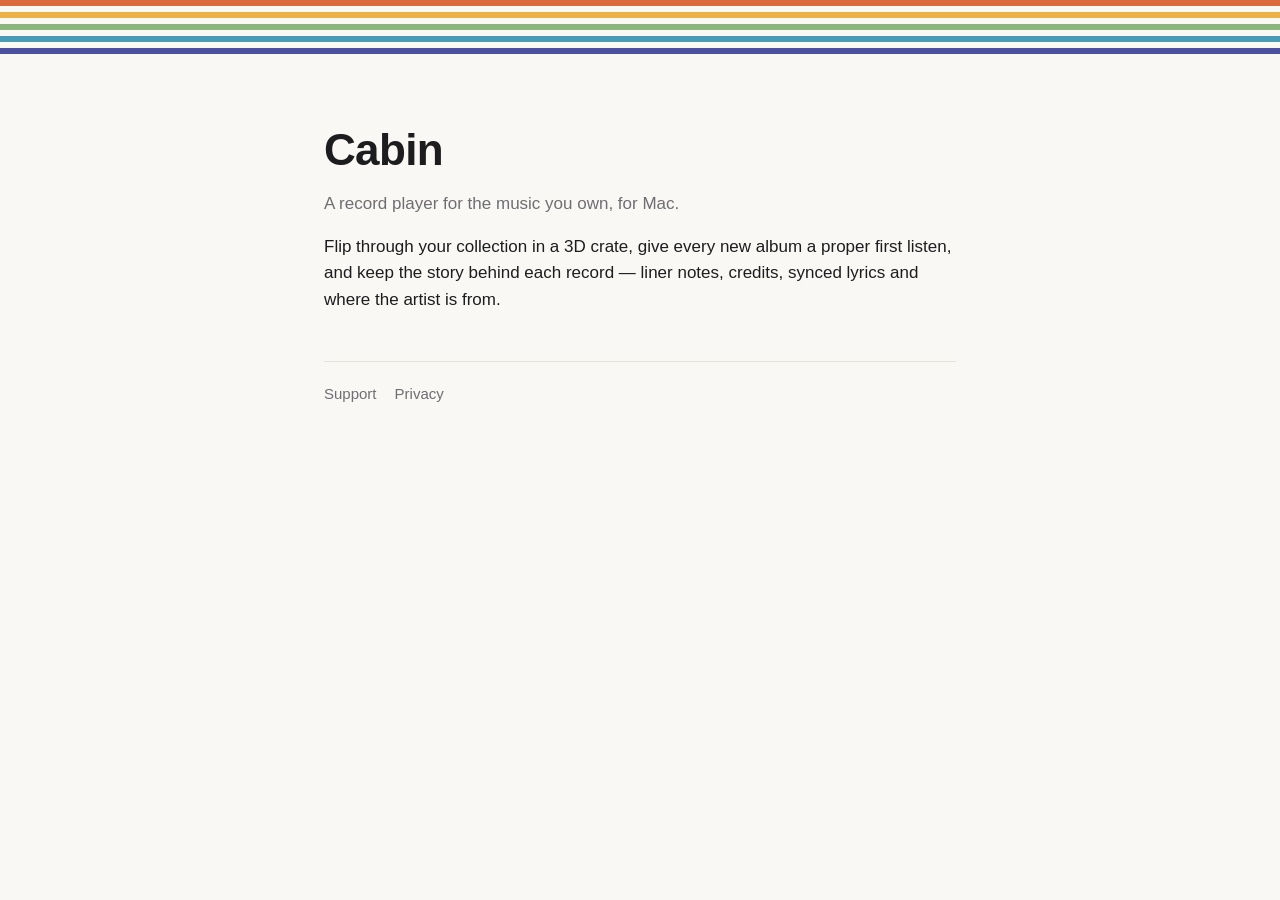
<file: index.html>
<!doctype html><html lang="en"><head><meta charset="utf-8"><meta name="viewport" content="width=device-width,initial-scale=1">
<title>Cabin — a record player for the music you own</title><link rel="stylesheet" href="style.css"></head><body>
<div class="stripes" aria-hidden="true"><span class="s1"></span><span class="s2"></span><span class="s3"></span><span class="s4"></span><span class="s5"></span></div>
<main>
<h1>Cabin</h1>
<p class="muted">A record player for the music you own, for Mac.</p>
<p>Flip through your collection in a 3D crate, give every new album a proper first listen, and keep the story behind each record — liner notes, credits, synced lyrics and where the artist is from.</p>
<nav><a href="support/">Support</a><a href="privacy/">Privacy</a></nav>
</main></body></html>
</file>
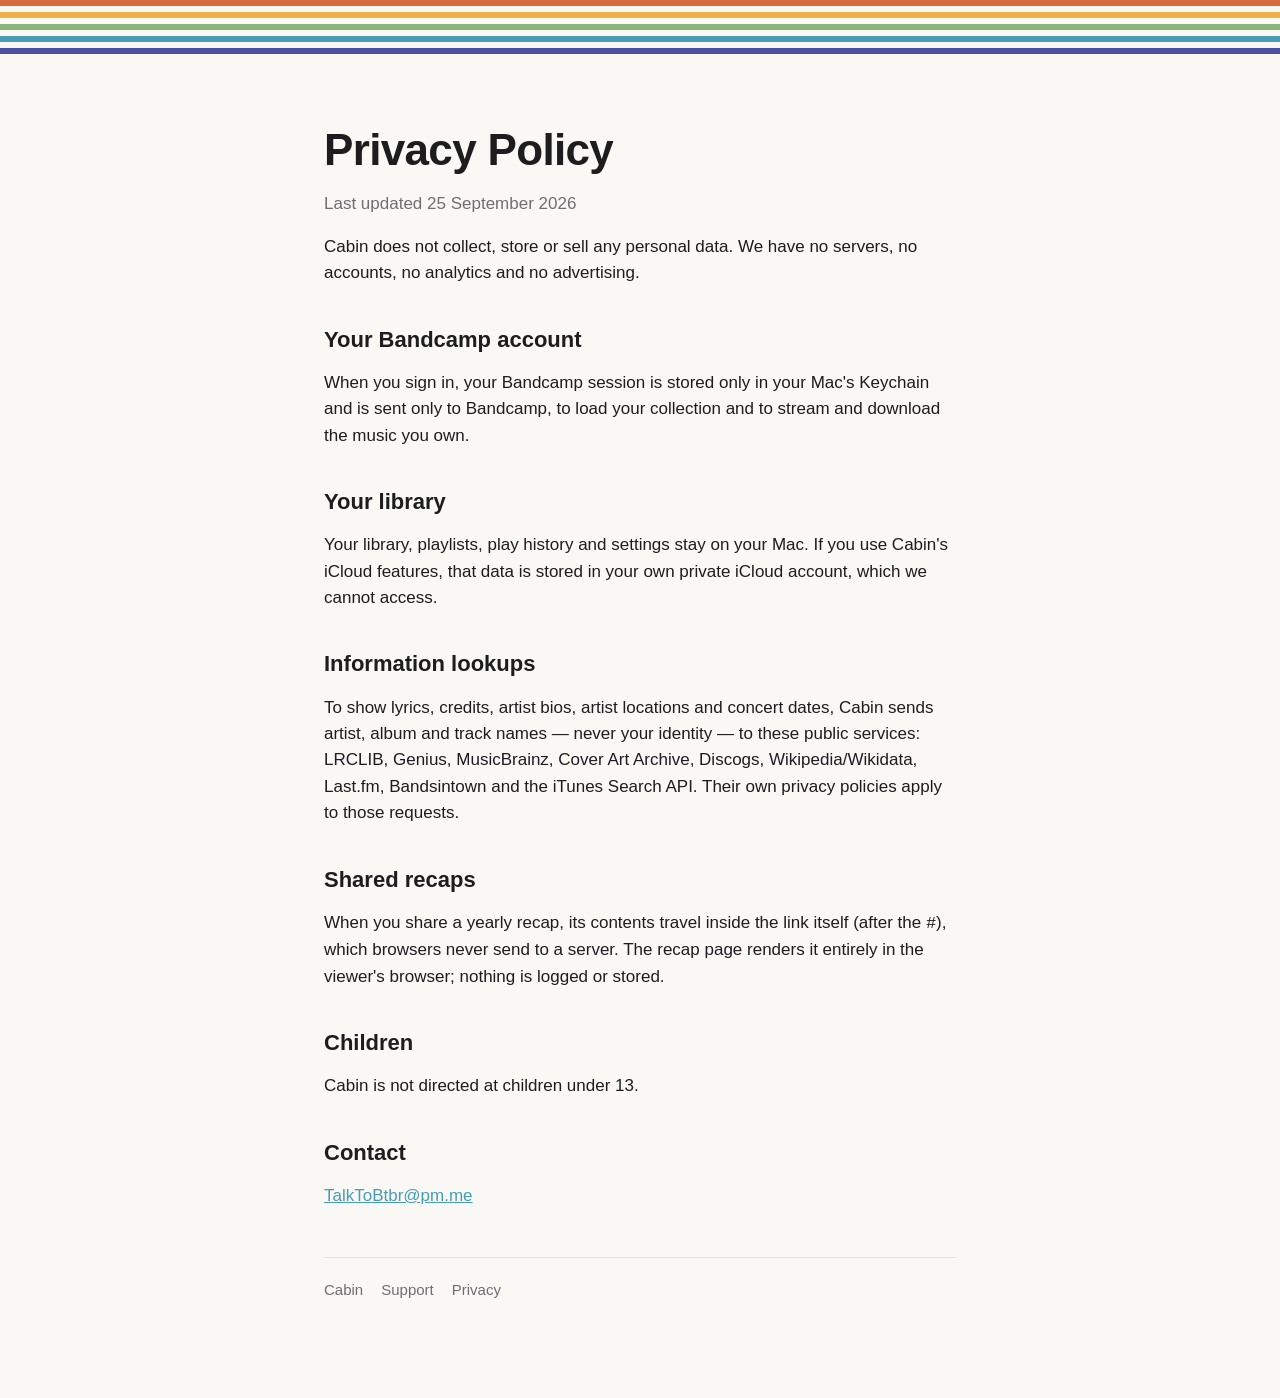
<file: privacy/index.html>
<!doctype html><html lang="en"><head><meta charset="utf-8"><meta name="viewport" content="width=device-width,initial-scale=1">
<title>Cabin — Privacy Policy</title><link rel="stylesheet" href="../style.css"></head><body>
<div class="stripes" aria-hidden="true"><span class="s1"></span><span class="s2"></span><span class="s3"></span><span class="s4"></span><span class="s5"></span></div>
<main>
<h1>Privacy Policy</h1>
<p class="muted">Last updated 25 September 2026</p>
<p>Cabin does not collect, store or sell any personal data. We have no servers, no accounts, no analytics and no advertising.</p>
<h2>Your Bandcamp account</h2>
<p>When you sign in, your Bandcamp session is stored only in your Mac's Keychain and is sent only to Bandcamp, to load your collection and to stream and download the music you own.</p>
<h2>Your library</h2>
<p>Your library, playlists, play history and settings stay on your Mac. If you use Cabin's iCloud features, that data is stored in your own private iCloud account, which we cannot access.</p>
<h2>Information lookups</h2>
<p>To show lyrics, credits, artist bios, artist locations and concert dates, Cabin sends artist, album and track names — never your identity — to these public services: LRCLIB, Genius, MusicBrainz, Cover Art Archive, Discogs, Wikipedia/Wikidata, Last.fm, Bandsintown and the iTunes Search API. Their own privacy policies apply to those requests.</p>
<h2>Shared recaps</h2>
<p>When you share a yearly recap, its contents travel inside the link itself (after the <code>#</code>), which browsers never send to a server. The recap page renders it entirely in the viewer's browser; nothing is logged or stored.</p>
<h2>Children</h2>
<p>Cabin is not directed at children under 13.</p>
<h2>Contact</h2>
<p><a href="mailto:TalkToBtbr@pm.me">TalkToBtbr@pm.me</a></p>
<nav><a href="../">Cabin</a><a href="../support/">Support</a><a href="../privacy/">Privacy</a></nav>
</main></body></html>
</file>
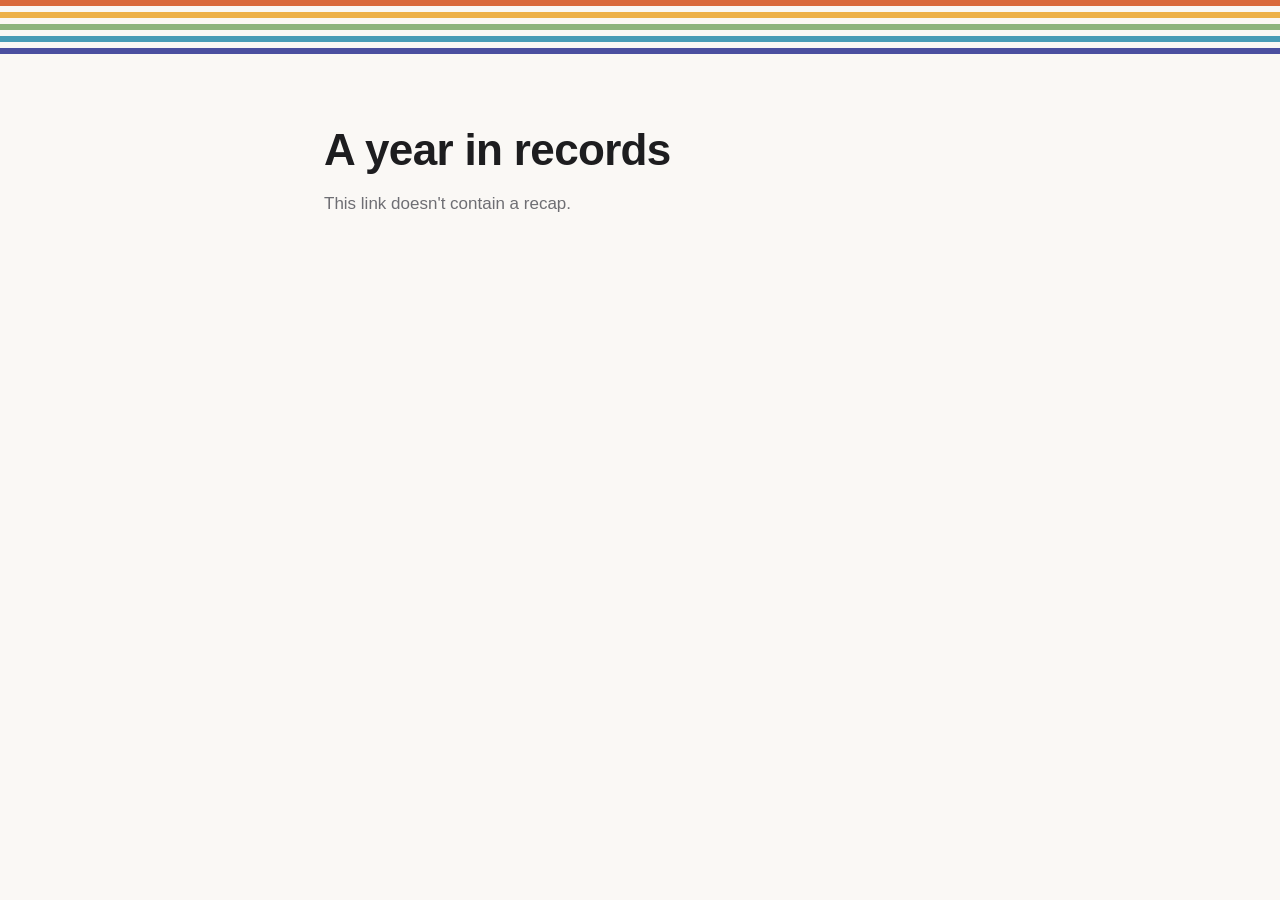
<file: r/index.html>
<!doctype html><html lang="en"><head><meta charset="utf-8"><meta name="viewport" content="width=device-width,initial-scale=1">
<title>A year in records — Cabin</title><link rel="stylesheet" href="../style.css">
<style>
 .stats { display:flex; gap:28px; flex-wrap:wrap; margin: 20px 0 8px; }
 .stat b { display:block; font: 600 28px/1.1 -apple-system, "SF Pro Display", sans-serif; }
 .stat span { color: var(--muted); font-size: 14px; }
 ol { list-style:none; padding:0; margin: 32px 0 0; }
 li { display:flex; align-items:center; gap:16px; padding:10px 0; border-bottom:1px solid var(--line); }
 li .n { width: 24px; color: var(--muted); font-variant-numeric: tabular-nums; }
 li img, li .ph { width: 64px; height: 64px; border-radius: 8px; object-fit: cover; background: var(--line); flex: none; }
 li .t { font-weight: 600; } li .a { color: var(--muted); font-size: 15px; } li .p { margin-left:auto; color: var(--muted); font-size: 14px; white-space: nowrap; }
 li a { color: inherit; text-decoration: none; }
</style></head><body>
<div class="stripes" aria-hidden="true"><span class="s1"></span><span class="s2"></span><span class="s3"></span><span class="s4"></span><span class="s5"></span></div>
<main id="app"><h1>A year in records</h1><p class="muted">This link doesn't contain a recap.</p></main>
<script>
(function () {
  // The recap travels in the URL fragment (never sent to a server); decode it here.
  var tok = location.hash.slice(1); if (!tok) return;
  var data;
  try {
    var b = tok.replace(/-/g, '+').replace(/_/g, '/'); while (b.length % 4) b += '=';
    data = JSON.parse(decodeURIComponent(escape(atob(b))));
  } catch (e) { return; }
  var esc = function (s) { var d = document.createElement('div'); d.textContent = s == null ? '' : String(s); return d.innerHTML; };
  var safeURL = function (u) { return /^https:\/\//.test(u || '') ? u : null; };
  var who = data.nm ? esc(data.nm) + "'s " : '';
  var html = '<h1>' + who + esc(data.y) + ' in records</h1>' +
    '<div class="stats"><div class="stat"><b>' + esc(data.tm) + '</b><span>listening</span></div>' +
    '<div class="stat"><b>' + esc(data.n) + '</b><span>albums</span></div>' +
    (data.ta ? '<div class="stat"><b>' + esc(data.ta) + '</b><span>top artist</span></div>' : '') + '</div><ol>';
  (data.items || []).forEach(function (it, i) {
    var img = safeURL(it.i) ? '<img src="' + esc(it.i) + '" alt="" loading="lazy">' : '<div class="ph"></div>';
    var body = '<div><div class="t">' + esc(it.t) + '</div><div class="a">' + esc(it.a) + '</div></div>';
    var link = safeURL(it.b);
    html += '<li><span class="n">' + (i + 1) + '</span>' + img +
      (link ? '<a href="' + esc(link) + '" rel="noopener">' + body + '</a>' : body) +
      '<span class="p">' + esc(it.p) + ' plays</span></li>';
  });
  html += '</ol><p class="muted" style="margin-top:40px">Made with <a href="../">Cabin</a>, a record player for the music you own.</p>';
  document.getElementById('app').innerHTML = html;
  document.title = (data.nm ? data.nm + "'s " : '') + data.y + ' in records — Cabin';
})();
</script></body></html>
</file>
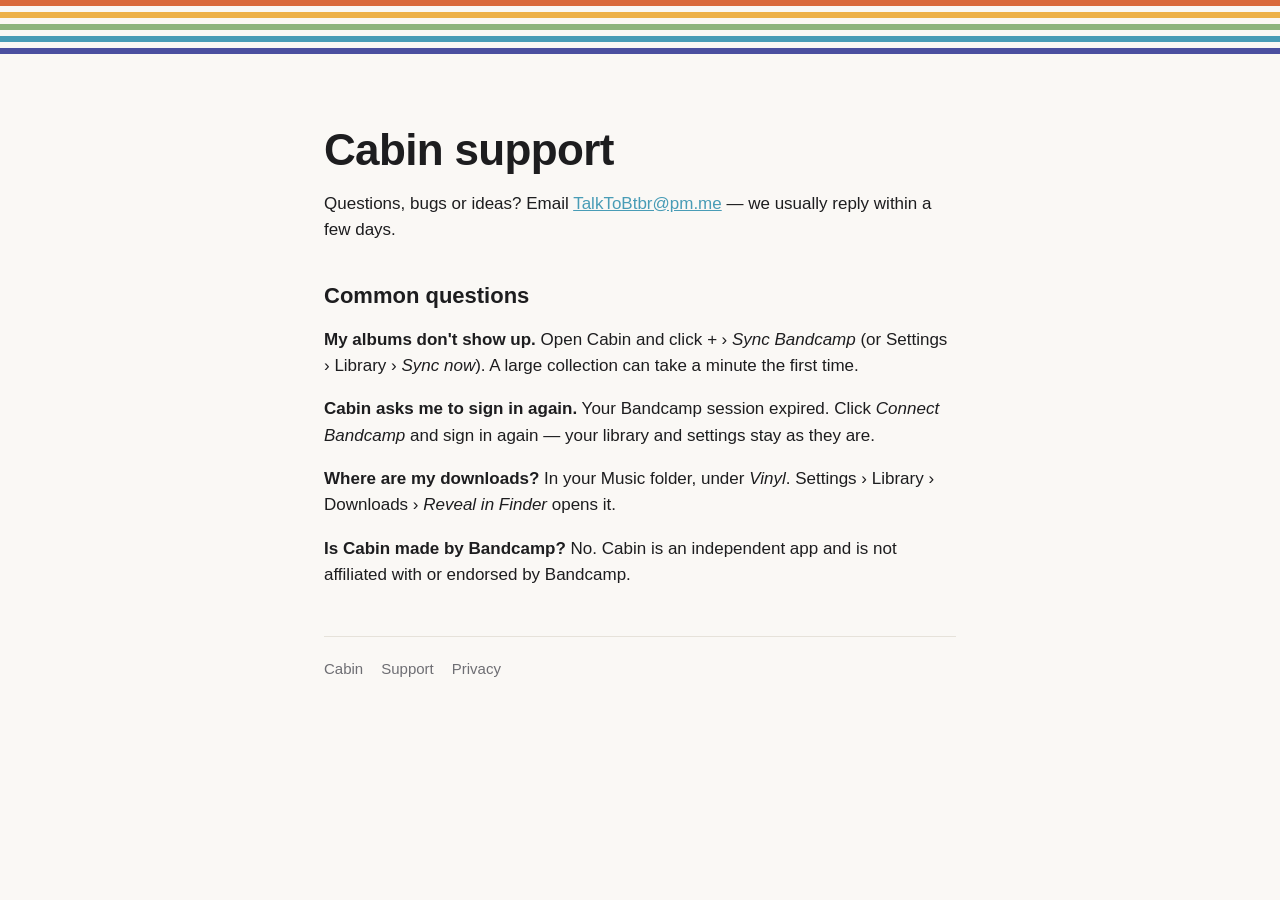
<file: support/index.html>
<!doctype html><html lang="en"><head><meta charset="utf-8"><meta name="viewport" content="width=device-width,initial-scale=1">
<title>Cabin — Support</title><link rel="stylesheet" href="../style.css"></head><body>
<div class="stripes" aria-hidden="true"><span class="s1"></span><span class="s2"></span><span class="s3"></span><span class="s4"></span><span class="s5"></span></div>
<main>
<h1>Cabin support</h1>
<p>Questions, bugs or ideas? Email <a href="mailto:TalkToBtbr@pm.me">TalkToBtbr@pm.me</a> — we usually reply within a few days.</p>
<h2>Common questions</h2>
<p><strong>My albums don't show up.</strong> Open Cabin and click <em>+</em> › <em>Sync Bandcamp</em> (or Settings › Library › <em>Sync now</em>). A large collection can take a minute the first time.</p>
<p><strong>Cabin asks me to sign in again.</strong> Your Bandcamp session expired. Click <em>Connect Bandcamp</em> and sign in again — your library and settings stay as they are.</p>
<p><strong>Where are my downloads?</strong> In your Music folder, under <em>Vinyl</em>. Settings › Library › Downloads › <em>Reveal in Finder</em> opens it.</p>
<p><strong>Is Cabin made by Bandcamp?</strong> No. Cabin is an independent app and is not affiliated with or endorsed by Bandcamp.</p>
<nav><a href="../">Cabin</a><a href="../support/">Support</a><a href="../privacy/">Privacy</a></nav>
</main></body></html>
</file>
<file: style.css>
:root { --bg:#FAF8F5; --ink:#1D1D1F; --muted:#6E6E73; --line:#E6E2DA;
  --red:#DA6A3C; --amber:#EDB149; --green:#8CB47D; --teal:#489CB6; --indigo:#4B50A0; }
@media (prefers-color-scheme: dark) { :root { --bg:#1C1B19; --ink:#F4F1E8; --muted:#A8A39A; --line:#34322E; } }
* { box-sizing: border-box; }
body { margin:0; background:var(--bg); color:var(--ink);
  font: 17px/1.55 -apple-system, BlinkMacSystemFont, "SF Pro Text", "Helvetica Neue", sans-serif; -webkit-font-smoothing:antialiased; }
.stripes { display:flex; flex-direction:column; gap:6px; width:100%; }
.stripes span { height:6px; } .s1{background:var(--red)} .s2{background:var(--amber)} .s3{background:var(--green)} .s4{background:var(--teal)} .s5{background:var(--indigo)}
main { max-width: 680px; margin: 0 auto; padding: 72px 24px 96px; }
h1 { font: 600 44px/1.08 -apple-system, "SF Pro Display", sans-serif; letter-spacing:-0.015em; margin:0 0 12px; }
h2 { font: 600 22px/1.2 -apple-system, "SF Pro Display", sans-serif; margin: 40px 0 8px; }
p, li { color: var(--ink); } .muted { color: var(--muted); }
a { color: var(--teal); }
nav { margin-top: 48px; padding-top: 20px; border-top: 1px solid var(--line); font-size: 15px; }
nav a { margin-right: 18px; color: var(--muted); text-decoration: none; }
</file>
